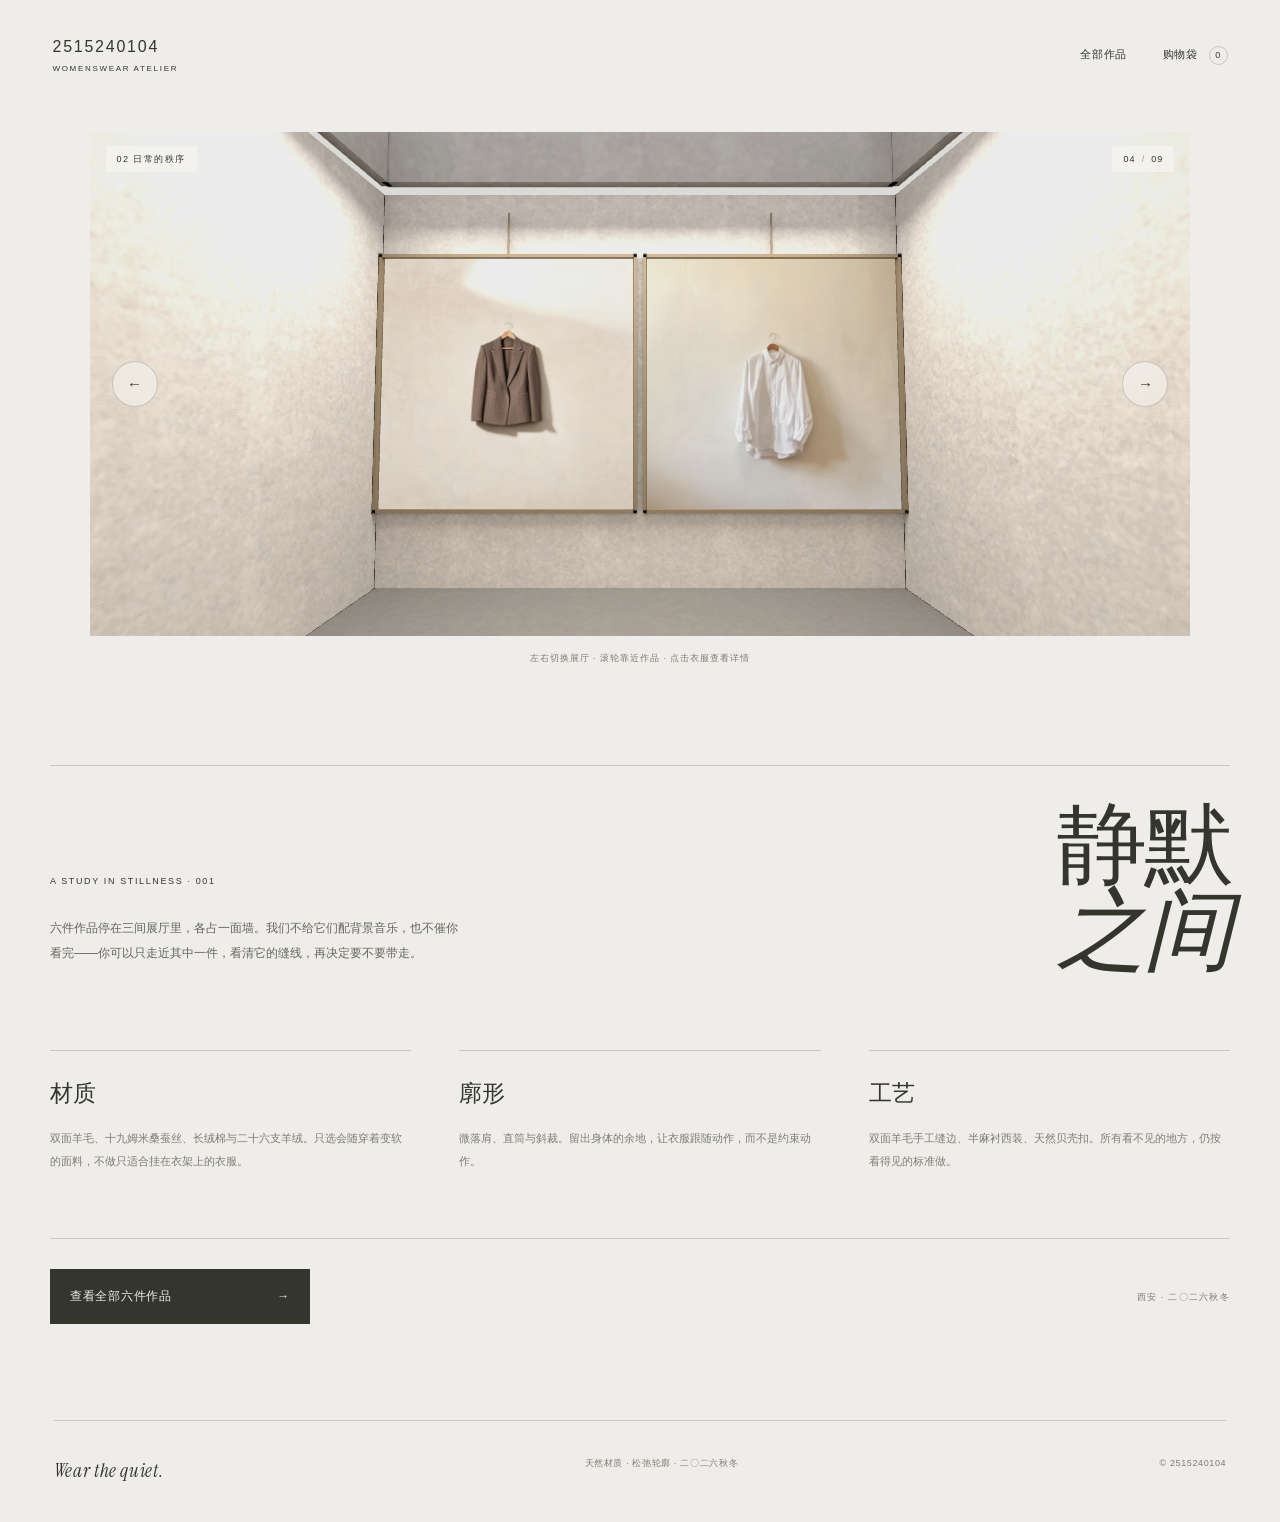
<file: index.html>
<!DOCTYPE html>
<html lang="zh-CN">
<head>
  <meta charset="UTF-8">
  <meta name="viewport" content="width=device-width, initial-scale=1.0">
  <meta name="theme-color" content="#efede9">
  <meta name="description" content="2515240104 · 静默之间。三间展厅、六件作品，用左右与滚轮逐一查看。">
  <title>2515240104 — 静默之间</title>
  <link rel="stylesheet" href="css/reset.css">
  <link rel="stylesheet" href="css/style.css">
</head>
<body>
  <script>document.documentElement.classList.add('js');</script>
  <div class="loader" id="loader" role="status" aria-live="polite">
    <div class="loader__mark">2515240104<span>ATELIER · 2026</span></div>
    <p class="loader__poem">The quiet between<br><em>light and cloth.</em></p>
    <p class="loader__caption">光与布料之间，留一处安静。</p>
    <div class="loader__track"><span id="loadBar"></span></div>
    <span class="loader__number" id="loadPercent">0%</span>
  </div>

  <header class="site-header">
    <a class="wordmark" href="index.html">2515240104<span>WOMENSWEAR ATELIER</span></a>
    <nav class="header-nav" aria-label="主导航">
      <a href="products.html">全部作品</a>
      <a class="bag-link" href="cart.html">购物袋 <span data-bag-count>0</span></a>
    </nav>
  </header>

  <main>
    <section class="stage-section" aria-label="作品展厅">
      <figure class="stage-figure">
        <div class="stage" id="stage">
          <div id="scene" class="scene" role="img" aria-label="浅色石灰墙展厅。左右切换展厅，滚轮靠近作品，点击衣服查看详情。">
            <noscript><img class="scene-fallback" src="img/coat-camel.jpg" alt="时光羊毛长大衣，浅驼色长款廓形"></noscript>
          </div>
          <div class="stage-veil" id="stageVeil" aria-hidden="true"></div>
          <div class="stage-top" aria-hidden="true">
            <span class="stage-room" id="stageRoom">01 柔软的轮廓</span>
          </div>
          <div class="stage-meter" aria-live="polite">
            <span id="shotIndex">04</span><i>/</i><span>09</span>
          </div>
          <button class="stage-arrow stage-arrow--prev" id="prevShot" type="button" aria-label="上一个展厅">←</button>
          <button class="stage-arrow stage-arrow--next" id="nextShot" type="button" aria-label="下一个展厅">→</button>
          <div class="stage-buy" id="stageBuy" hidden>
            <div class="stage-buy__info"><span id="buyName">作品</span><span id="buyPrice">¥0</span></div>
            <button class="stage-buy__add" id="buyAdd" type="button">加入购物袋 ＋</button>
            <a class="stage-buy__link" id="buyLink" href="product.html">细节 ↗</a>
          </div>
          <button class="stage-back" id="stageBack" type="button" hidden>← 退回门口</button>
        </div>
        <figcaption class="stage-hint" id="stageHint">左右切换展厅 · 滚轮靠近作品 · 点击衣服查看详情</figcaption>
      </figure>
    </section>

    <section class="editorial" aria-labelledby="editorialTitle">
      <div class="editorial-head">
        <div class="editorial-copy">
          <p class="eyebrow">A study in stillness · 001</p>
          <p class="editorial-lead">六件作品停在三间展厅里，各占一面墙。我们不给它们配背景音乐，也不催你看完——你可以只走近其中一件，看清它的缝线，再决定要不要带走。</p>
        </div>
        <h1 id="editorialTitle">静默<em>之间</em></h1>
      </div>
      <div class="editorial-grid">
        <article><h2>材质</h2><p>双面羊毛、十九姆米桑蚕丝、长绒棉与二十六支羊绒。只选会随穿着变软的面料，不做只适合挂在衣架上的衣服。</p></article>
        <article><h2>廓形</h2><p>微落肩、直筒与斜裁。留出身体的余地，让衣服跟随动作，而不是约束动作。</p></article>
        <article><h2>工艺</h2><p>双面羊毛手工缝边、半麻衬西装、天然贝壳扣。所有看不见的地方，仍按看得见的标准做。</p></article>
      </div>
      <div class="editorial-foot">
        <a class="button button--dark" href="products.html">查看全部六件作品 <span>→</span></a>
        <p>西安 · 二〇二六秋冬</p>
      </div>
    </section>
  </main>

  <footer class="site-footer"><span>Wear the quiet.</span><span>天然材质 · 松弛轮廓 · 二〇二六秋冬</span><span>© 2515240104</span></footer>

  <dialog class="product-drawer" id="productDrawer" aria-labelledby="drawerName">
    <button class="drawer-close" id="drawerClose" type="button" aria-label="关闭商品详情">×</button>
    <figure class="drawer-image"><img id="drawerImage" src="img/coat-camel.jpg" alt=""></figure>
    <div class="drawer-content"><p class="eyebrow" id="drawerRoom"></p><h2 id="drawerName"></h2><p class="drawer-price" id="drawerPrice"></p><p id="drawerDescription"></p>
      <label for="drawerSize">选择尺码</label><select id="drawerSize"><option>XS</option><option>S</option><option selected>M</option><option>L</option></select>
      <button class="button button--dark" id="drawerAdd" type="button">加入购物袋 <span>＋</span></button>
      <a class="text-link" id="drawerLink" href="product.html">查看作品细节 <span>↗</span></a>
    </div>
  </dialog>
  <div class="toast" id="toast" role="status" aria-live="polite"></div>
  <noscript><div class="noscript-note">虚拟展厅需要 JavaScript。你仍可浏览<a href="products.html">全部作品</a>，或<a href="cart.html">查看购物袋</a>。</div></noscript>
  <script src="js/lib/three.js"></script>
  <script src="js/lib/buffer-geometry-utils.js"></script>
  <script src="js/lib/gltf-loader.js"></script>
  <script src="js/main.js"></script>
  <script src="js/gallery.js"></script>
</body>
</html>
</file>
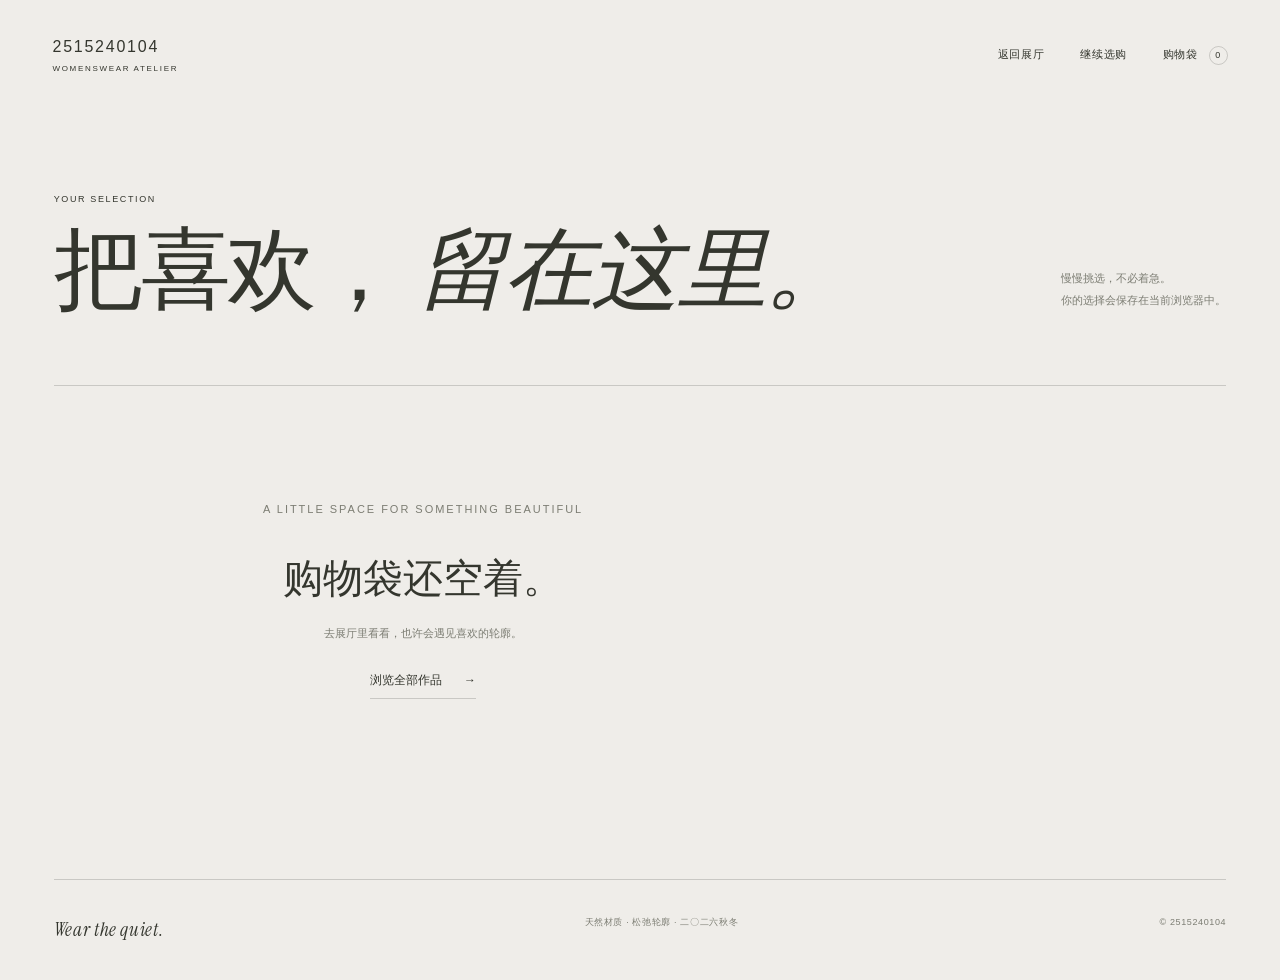
<file: cart.html>
<!DOCTYPE html>
<html lang="zh-CN">
<head><meta charset="UTF-8"><meta name="viewport" content="width=device-width, initial-scale=1.0"><meta name="theme-color" content="#efede9"><meta name="description" content="查看已选女装、调整数量与尺码 — 2515240104。"><title>购物袋 — 2515240104</title><link rel="stylesheet" href="css/reset.css"><link rel="stylesheet" href="css/style.css"></head>
<body>
  <header class="site-header"><a class="wordmark" href="index.html">2515240104<span>WOMENSWEAR ATELIER</span></a><nav class="header-nav" aria-label="主导航"><a href="index.html">返回展厅</a><a href="products.html">继续选购</a><a class="bag-link" href="cart.html" aria-current="page">购物袋 <span data-bag-count>0</span></a></nav></header>
  <main class="page-main"><section class="page-intro" aria-labelledby="cartTitle"><div><p class="eyebrow">Your selection</p><h1 id="cartTitle">把喜欢，<em>留在这里。</em></h1></div><p>慢慢挑选，不必着急。<br>你的选择会保存在当前浏览器中。</p></section><div class="cart-layout" id="cartLayout"><section aria-label="已选商品"><div class="cart-heading"><span>作品</span><span>数量 / 小计</span></div><div id="cartItems"></div></section><aside class="cart-summary" id="cartSummary"><h2>订单摘要</h2><div class="summary-row"><span>商品小计</span><span id="subtotal">¥0</span></div><div class="summary-row"><span>配送</span><span>免运费</span></div><div class="summary-row summary-row--total"><span>合计</span><strong id="total">¥0</strong></div><p class="summary-note">课程设计演示站点，不会收集个人信息，也不会发起真实支付。</p><button class="button button--dark" id="checkout" type="button">模拟结算 <span>→</span></button></aside></div></main>
  <footer class="site-footer"><span>Wear the quiet.</span><span>天然材质 · 松弛轮廓 · 二〇二六秋冬</span><span>© 2515240104</span></footer><div class="toast" id="toast" role="status" aria-live="polite"></div>
  <script src="js/main.js"></script><script src="js/cart.js"></script>
</body></html>
</file>
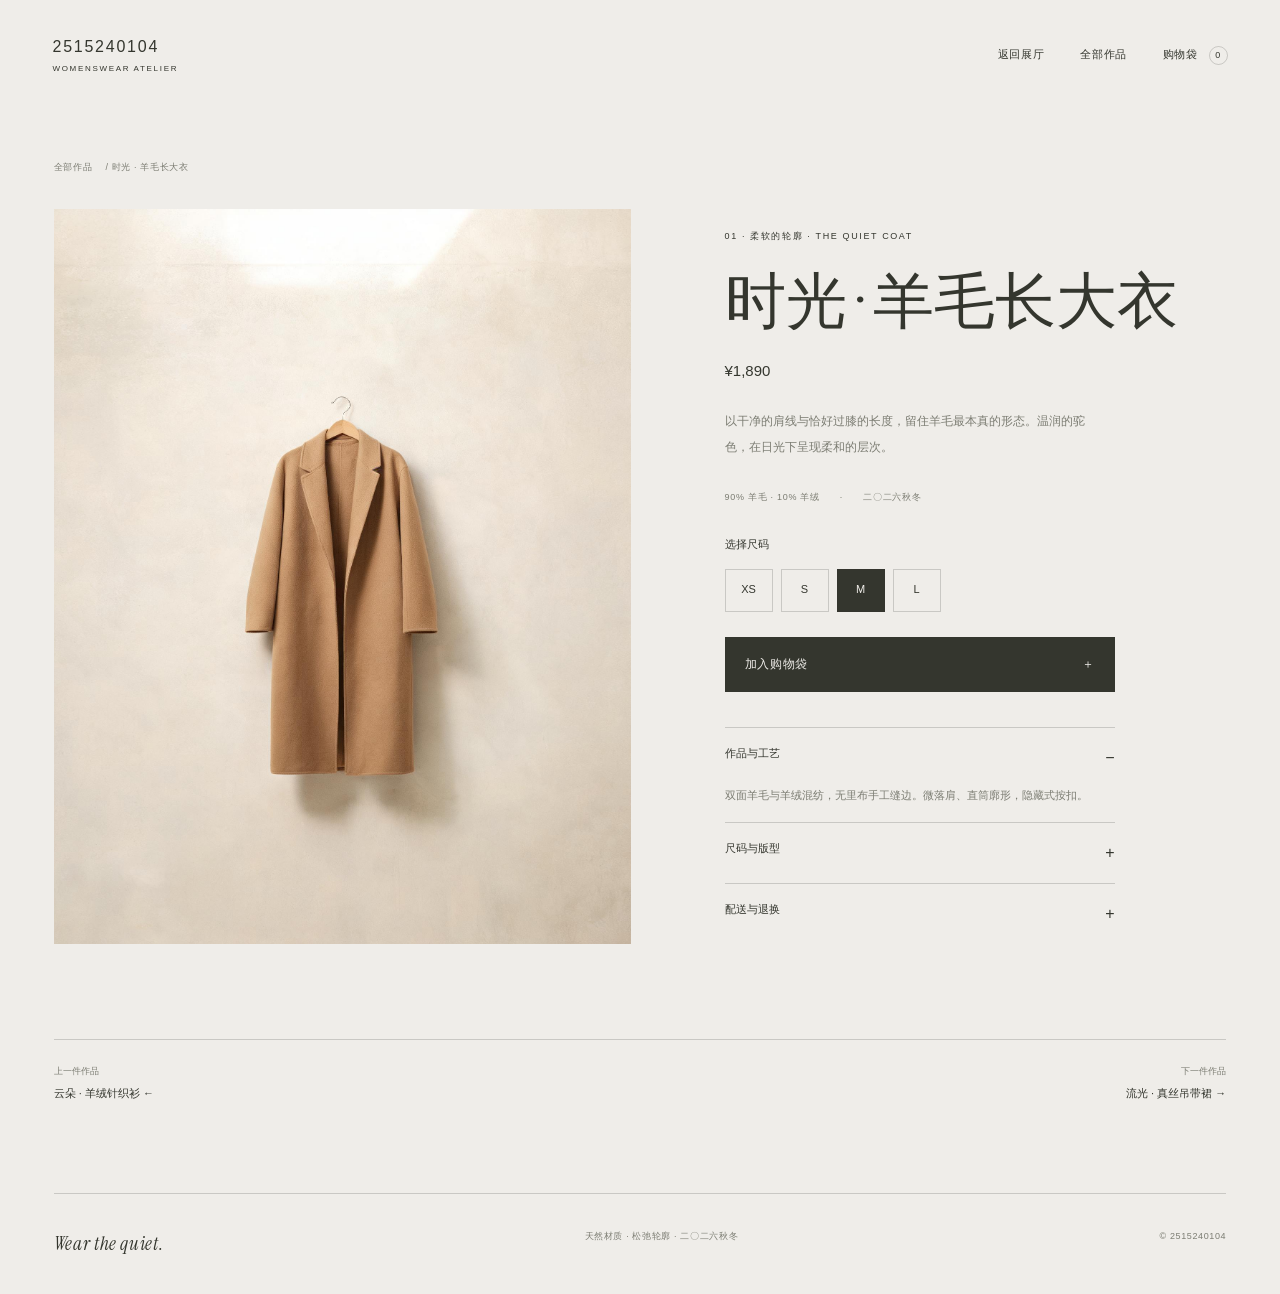
<file: product.html>
<!DOCTYPE html>
<html lang="zh-CN">
<head><meta charset="UTF-8"><meta name="viewport" content="width=device-width, initial-scale=1.0"><meta name="theme-color" content="#efede9"><meta name="description" content="女装作品细节、天然材质与尺码选择 — 2515240104。"><title>作品详情 — 2515240104</title><link rel="stylesheet" href="css/reset.css"><link rel="stylesheet" href="css/style.css"></head>
<body>
  <header class="site-header"><a class="wordmark" href="index.html">2515240104<span>WOMENSWEAR ATELIER</span></a><nav class="header-nav" aria-label="主导航"><a href="index.html">返回展厅</a><a href="products.html">全部作品</a><a class="bag-link" href="cart.html">购物袋 <span data-bag-count>0</span></a></nav></header>
  <main class="page-main"><nav class="breadcrumb" aria-label="面包屑"><a href="products.html">全部作品</a> / <span id="breadcrumbName">作品详情</span></nav>
    <article class="detail-layout"><figure class="detail-image"><img id="productImage" src="img/coat-camel.jpg" alt=""></figure><section class="detail-info" aria-labelledby="productName"><p class="eyebrow" id="productRoom"></p><h1 id="productName"></h1><p class="price" id="productPrice"></p><p class="detail-description" id="productDescription"></p><div class="detail-meta"><span id="productMaterial"></span><span>二〇二六秋冬</span></div><fieldset class="size-fieldset"><legend>选择尺码</legend><div class="size-options"><label class="size-option"><input type="radio" name="size" value="XS"><span>XS</span></label><label class="size-option"><input type="radio" name="size" value="S"><span>S</span></label><label class="size-option"><input type="radio" name="size" value="M" checked><span>M</span></label><label class="size-option"><input type="radio" name="size" value="L"><span>L</span></label></div></fieldset><button class="button button--dark" id="addToBag" type="button">加入购物袋 <span>＋</span></button><div class="detail-accordions"><details open><summary>作品与工艺</summary><p id="productDetail"></p></details><details><summary>尺码与版型</summary><p>常规尺码，轮廓保留适度松量。XS 适合 155/80A，S 适合 160/84A，M 适合 165/88A，L 适合 170/92A。介于两个尺码之间时，建议选择较小码。</p></details><details><summary>配送与退换</summary><p>本网站为课程设计演示，不产生真实交易。页面展示的配送、退换说明仅用于交互设计展示。</p></details></div></section></article>
    <nav class="detail-navigation" aria-label="浏览其他作品"><a id="previousProduct" href="products.html"><small>上一件作品</small><span>←</span></a><a id="nextProduct" href="products.html"><small>下一件作品</small><span>→</span></a></nav>
  </main><footer class="site-footer"><span>Wear the quiet.</span><span>天然材质 · 松弛轮廓 · 二〇二六秋冬</span><span>© 2515240104</span></footer><div class="toast" id="toast" role="status" aria-live="polite"></div>
  <script src="js/main.js"></script><script src="js/product.js"></script>
</body></html>
</file>
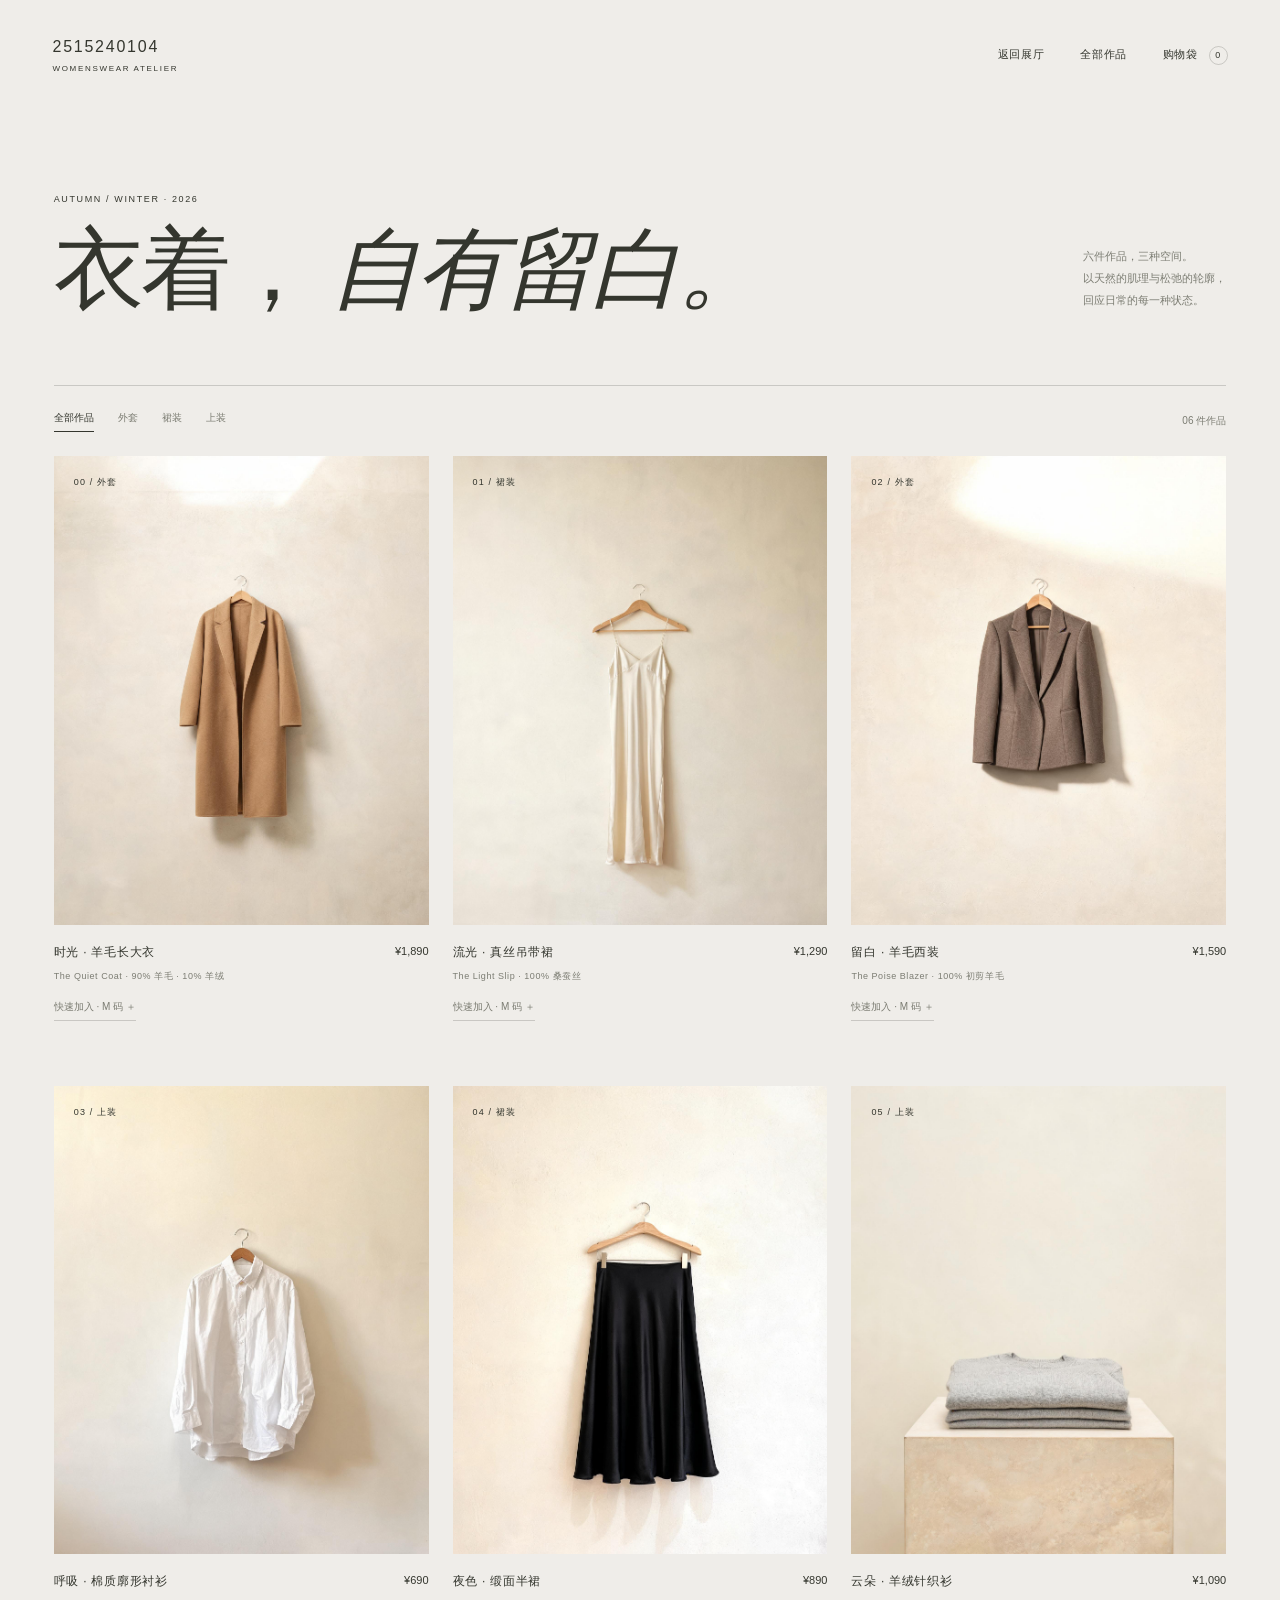
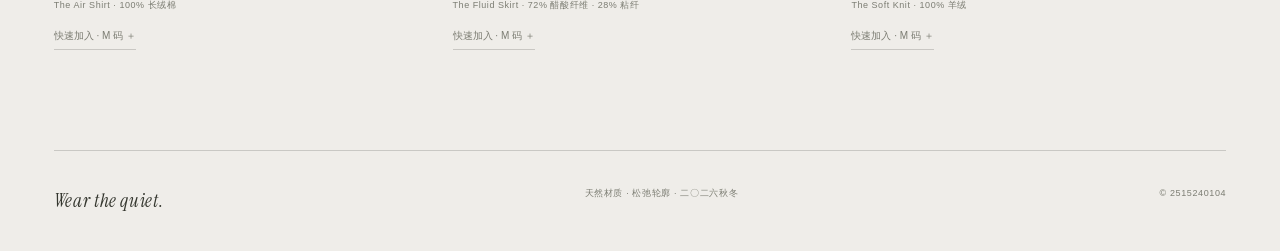
<file: products.html>
<!DOCTYPE html>
<html lang="zh-CN">
<head>
  <meta charset="UTF-8"><meta name="viewport" content="width=device-width, initial-scale=1.0">
  <meta name="theme-color" content="#efede9"><meta name="description" content="浏览 2515240104 二〇二六秋冬女装系列：羊毛、真丝、棉与羊绒。">
  <title>全部作品 — 2515240104</title><link rel="stylesheet" href="css/reset.css"><link rel="stylesheet" href="css/style.css">
</head>
<body>
  <header class="site-header"><a class="wordmark" href="index.html">2515240104<span>WOMENSWEAR ATELIER</span></a><nav class="header-nav" aria-label="主导航"><a href="index.html">返回展厅</a><a href="products.html" aria-current="page">全部作品</a><a class="bag-link" href="cart.html">购物袋 <span data-bag-count>0</span></a></nav></header>
  <main class="page-main">
    <section class="page-intro" aria-labelledby="collectionTitle"><div><p class="eyebrow">Autumn / Winter · 2026</p><h1 id="collectionTitle">衣着，<em>自有留白。</em></h1></div><p>六件作品，三种空间。<br>以天然的肌理与松弛的轮廓，<br>回应日常的每一种状态。</p></section>
    <section aria-label="系列商品"><div class="collection-toolbar"><div class="filters" role="group" aria-label="按类别筛选"><button class="filter-button is-active" type="button" data-filter="全部" aria-pressed="true">全部作品</button><button class="filter-button" type="button" data-filter="外套" aria-pressed="false">外套</button><button class="filter-button" type="button" data-filter="裙装" aria-pressed="false">裙装</button><button class="filter-button" type="button" data-filter="上装" aria-pressed="false">上装</button></div><span id="productCount">06 件作品</span></div><div class="product-grid" id="productGrid"></div>
      <noscript><div class="product-grid product-grid--static"><article class="product-card"><a class="product-card__image" href="product.html?id=coat-camel"><img src="img/coat-camel.jpg" alt="时光 · 羊毛长大衣，驼色长款廓形" loading="lazy"><span class="product-card__number">00 / 外套</span></a><div class="product-card__body"><div><h2><a href="product.html?id=coat-camel">时光 · 羊毛长大衣</a></h2><p class="product-card__subtitle">The Quiet Coat · 90% 羊毛 · 10% 羊绒</p></div><p class="product-card__price">¥1,890</p></div></article><article class="product-card"><a class="product-card__image" href="product.html?id=dress-ivory"><img src="img/dress-ivory.jpg" alt="流光 · 真丝吊带裙，象牙白斜裁轮廓" loading="lazy"><span class="product-card__number">01 / 裙装</span></a><div class="product-card__body"><div><h2><a href="product.html?id=dress-ivory">流光 · 真丝吊带裙</a></h2><p class="product-card__subtitle">The Light Slip · 100% 桑蚕丝</p></div><p class="product-card__price">¥1,290</p></div></article><article class="product-card"><a class="product-card__image" href="product.html?id=blazer-taupe"><img src="img/blazer-taupe.jpg" alt="留白 · 羊毛西装，灰褐色精裁上衣" loading="lazy"><span class="product-card__number">02 / 外套</span></a><div class="product-card__body"><div><h2><a href="product.html?id=blazer-taupe">留白 · 羊毛西装</a></h2><p class="product-card__subtitle">The Poise Blazer · 100% 初剪羊毛</p></div><p class="product-card__price">¥1,590</p></div></article><article class="product-card"><a class="product-card__image" href="product.html?id=shirt-white"><img src="img/shirt-white.jpg" alt="呼吸 · 棉质廓形衬衫，白色宽松剪裁" loading="lazy"><span class="product-card__number">03 / 上装</span></a><div class="product-card__body"><div><h2><a href="product.html?id=shirt-white">呼吸 · 棉质廓形衬衫</a></h2><p class="product-card__subtitle">The Air Shirt · 100% 长绒棉</p></div><p class="product-card__price">¥690</p></div></article><article class="product-card"><a class="product-card__image" href="product.html?id=skirt-black"><img src="img/skirt-black.jpg" alt="夜色 · 缎面半裙，黑色及踝长裙" loading="lazy"><span class="product-card__number">04 / 裙装</span></a><div class="product-card__body"><div><h2><a href="product.html?id=skirt-black">夜色 · 缎面半裙</a></h2><p class="product-card__subtitle">The Fluid Skirt · 72% 醋酸纤维 · 28% 粘纤</p></div><p class="product-card__price">¥890</p></div></article><article class="product-card"><a class="product-card__image" href="product.html?id=knit-grey"><img src="img/knit-grey.jpg" alt="云朵 · 羊绒针织衫，雾灰色圆领" loading="lazy"><span class="product-card__number">05 / 上装</span></a><div class="product-card__body"><div><h2><a href="product.html?id=knit-grey">云朵 · 羊绒针织衫</a></h2><p class="product-card__subtitle">The Soft Knit · 100% 羊绒</p></div><p class="product-card__price">¥1,090</p></div></article></div></noscript></section>
  </main>
  <footer class="site-footer"><span>Wear the quiet.</span><span>天然材质 · 松弛轮廓 · 二〇二六秋冬</span><span>© 2515240104</span></footer><div class="toast" id="toast" role="status" aria-live="polite"></div>
  <script src="js/main.js"></script><script src="js/products.js"></script>
</body>
</html>
</file>
<file: css/style.css>
@font-face{font-family:Instrument;src:url('[data-uri]') format('woff2');font-style:normal;font-weight:400;font-display:swap}
@font-face{font-family:Instrument;src:url('[data-uri]') format('woff2');font-style:italic;font-weight:400;font-display:swap}
:root{--paper:#efede9;--paper-light:#f6f4f0;--ink:#34362e;--muted:#7c7d73;--line:rgba(52,54,46,.2);--olive:#626b53;--serif:Instrument,'Songti SC','STSong',serif;--sans:'Helvetica Neue','PingFang SC','Microsoft YaHei',sans-serif;--ease:cubic-bezier(.22,1,.36,1);--scene-exposure:.9;--scene-contrast:1.06}
html{background:var(--paper);color:var(--ink);font-family:var(--sans);font-size:13px}body{min-width:320px}button,a,select{-webkit-tap-highlight-color:transparent}button:focus-visible,a:focus-visible,select:focus-visible{outline:1px solid var(--ink);outline-offset:6px}button{color:inherit}a{transition:opacity .25s}a:hover{opacity:.6}::selection{background:#d4d6c7}em{font-weight:400}[hidden]{display:none!important}
.site-header{position:relative;z-index:20;display:flex;align-items:center;justify-content:space-between;height:110px;padding:0 4.1%;gap:32px}.wordmark{font-size:16px;font-weight:500;letter-spacing:.11em;line-height:1.4}.wordmark>span{display:block;font-size:8px;font-weight:400;letter-spacing:.21em;margin-top:5px}.header-nav{display:flex;gap:36px;font-size:11px;letter-spacing:.06em}.bag-link>span{display:inline-flex;justify-content:center;align-items:center;margin-left:7px;width:19px;height:19px;border:1px solid var(--line);border-radius:50%;font-size:9px}.text-button{font-size:11px;letter-spacing:.06em;padding:8px 0}.eyebrow{font-size:9px;text-transform:uppercase;letter-spacing:.18em;line-height:1.6}.button{display:flex;justify-content:space-between;align-items:center;padding:18px 20px;letter-spacing:.06em;font-size:12px;transition:background .25s,transform .25s}.button:hover{transform:translateY(-2px)}.button--dark{background:var(--ink);color:var(--paper)}.button--dark:hover{background:#505345}.text-link{display:inline-flex;align-items:center;gap:22px;border-bottom:1px solid var(--line);padding-bottom:8px;font-size:11px}
.stage-section{padding:22px 0 0}
.stage-figure{margin:0;display:flex;flex-direction:column;align-items:center;gap:15px}
.stage{position:relative;width:min(1180px,86vw);height:min(620px,56svh);margin:0 auto;overflow:hidden;background:var(--paper-light);isolation:isolate;transition:width .85s var(--ease),height .85s var(--ease)}
body.is-live .stage{width:100%;height:86svh}
.scene{position:absolute;inset:0;cursor:pointer;touch-action:pan-y}
.scene canvas{display:block;width:100%;height:100%;filter:brightness(var(--scene-exposure)) contrast(var(--scene-contrast)) saturate(.96)}
.scene-fallback{width:100%;height:100%;object-fit:cover;object-position:center 38%}
.stage-veil{position:absolute;inset:0;background:var(--paper);opacity:0;pointer-events:none;will-change:opacity}
.stage-top{position:absolute;left:16px;top:14px;padding:6px 11px;font-size:9px;letter-spacing:.16em;color:var(--ink);background:rgba(246,244,240,.72);backdrop-filter:blur(6px);pointer-events:none}
.stage-meter{position:absolute;right:16px;top:14px;display:flex;align-items:baseline;gap:6px;padding:6px 11px;font-size:9px;letter-spacing:.12em;color:var(--ink);background:rgba(246,244,240,.72);backdrop-filter:blur(6px);pointer-events:none}
.stage-meter i{font-style:normal;opacity:.45}
.stage-arrow{position:absolute;top:50%;transform:translateY(-50%);width:46px;height:46px;display:grid;place-items:center;font-size:15px;border:1px solid rgba(52,54,46,.2);border-radius:50%;background:rgba(246,244,240,.6);backdrop-filter:blur(8px);transition:background .3s var(--ease),transform .3s var(--ease)}
.stage-arrow:hover{background:rgba(246,244,240,.95);transform:translateY(-50%) scale(1.05)}
.stage-arrow--prev{left:22px}
.stage-arrow--next{right:22px}
.stage-buy{position:absolute;right:24px;bottom:24px;display:flex;align-items:center;gap:22px;padding:13px 18px 13px 24px;background:rgba(246,244,240,.9);backdrop-filter:blur(12px);box-shadow:0 14px 44px #34362e12;white-space:nowrap}
.stage-buy__info{display:flex;align-items:baseline;gap:12px}
.stage-buy__info span:first-child{font-size:11px;letter-spacing:.04em}
.stage-buy__info span:last-child{font-size:10px;color:var(--muted)}
.stage-buy__add{background:var(--ink);color:var(--paper);padding:11px 18px;font-size:10px;letter-spacing:.08em;transition:background .25s}
.stage-buy__add:hover{background:#505345}
.stage-buy__link{font-size:10px;letter-spacing:.04em;border-bottom:1px solid var(--line);padding-bottom:2px}
.stage-back{position:absolute;left:24px;bottom:26px;font-size:10px;letter-spacing:.06em;border-bottom:1px solid var(--line);padding-bottom:3px}
.stage-hint{margin:0;font-size:9px;letter-spacing:.11em;color:var(--muted);text-align:center}
.stage-hint a{border-bottom:1px solid var(--line)}
.editorial{max-width:1180px;margin:0 auto;padding:100px 0 96px}
.editorial-head{display:grid;grid-template-columns:1fr auto;gap:8%;align-items:end;border-top:1px solid var(--line);padding-top:36px}.editorial-copy{max-width:36em}.editorial-copy .eyebrow{margin-bottom:28px}
.editorial-head h1{font-family:var(--serif);font-weight:400;font-size:clamp(62px,7vw,116px);line-height:.96;letter-spacing:-.04em;margin:0;text-align:right}
.editorial-head h1 em{display:block;padding-left:.42em}
.editorial-lead{font-size:12px;line-height:2.1;color:#63655b;margin:0 0 8px;max-width:34em}
.editorial-grid{display:grid;grid-template-columns:repeat(3,1fr);gap:48px;margin:76px 0 66px}
.editorial-grid article{border-top:1px solid var(--line);padding-top:24px}
.editorial-grid h2{font-family:var(--serif);font-weight:400;font-size:23px;margin-bottom:15px}
.editorial-grid p{font-size:11px;line-height:2.05;color:var(--muted)}
.editorial-foot{display:flex;justify-content:space-between;align-items:center;border-top:1px solid var(--line);padding-top:30px;gap:20px}
.editorial-foot .button{min-width:260px}
.editorial-foot p{font-size:9px;letter-spacing:.14em;color:var(--muted)}
.loader{display:none}.js .loader{position:fixed;inset:0;z-index:100;background:var(--paper);display:flex;flex-direction:column;align-items:center;justify-content:center;transition:opacity 1s var(--ease),visibility 1s}.loader.is-done{opacity:0;visibility:hidden;pointer-events:none}.loader__mark{position:absolute;top:42px;left:4.2%;font-size:14px;letter-spacing:.13em}.loader__mark>span{display:block;font-size:7px;margin-top:6px;letter-spacing:.2em}.loader__poem{font-family:var(--serif);font-size:clamp(32px,4.2vw,64px);text-align:center;line-height:1.08;letter-spacing:-.025em}.loader__poem em{font-size:1.1em}.loader__caption{margin-top:23px;color:var(--muted);font-size:10px;letter-spacing:.19em}.loader__track{position:absolute;left:14%;right:14%;bottom:49px;height:1px;background:var(--line)}.loader__track span{display:block;height:100%;width:0;background:var(--ink);transition:width .35s}.loader__number{position:absolute;bottom:64px;font-size:9px;font-variant-numeric:tabular-nums;letter-spacing:.1em}
html:not(.js) .stage-arrow,html:not(.js) .stage-back,html:not(.js) .stage-buy{display:none}
.product-drawer{padding:0;border:0;background:var(--paper-light);color:var(--ink);position:fixed;inset:0 0 0 auto;margin:0;width:min(490px,100%);height:100%;max-height:none;overflow:auto;box-shadow:-20px 0 90px #34362e1a}.product-drawer[open]{animation:drawer-in .65s var(--ease)}.product-drawer::backdrop{background:rgba(43,43,37,.16);backdrop-filter:blur(5px)}.drawer-close{position:absolute;top:20px;right:23px;z-index:2;font-size:24px;font-weight:300}.drawer-image{height:47%;overflow:hidden;background:#e6e2d9}.drawer-image img{width:100%;height:100%;object-fit:cover}.drawer-content{padding:32px 42px}.drawer-content h2{font-family:var(--serif);font-size:38px;font-weight:400;line-height:1.15;margin:13px 0}.drawer-price{font-size:13px;margin:15px 0 23px}.drawer-content>p:not(.eyebrow):not(.drawer-price){font-size:11px;line-height:1.95;color:var(--muted)}.drawer-content label{display:block;font-size:10px;margin:26px 0 8px}.drawer-content select{display:block;width:100%;padding:11px 8px;border:0;border-bottom:1px solid var(--line);border-radius:0;background:transparent;font-size:11px;margin-bottom:25px}.drawer-content .button{width:100%}.drawer-content .text-link{margin-top:20px}.toast{position:fixed;left:50%;bottom:80px;transform:translate(-50%,10px);opacity:0;z-index:80;pointer-events:none;background:var(--ink);color:var(--paper);padding:13px 25px;font-size:11px;letter-spacing:.04em;transition:opacity .3s,transform .3s}.toast.is-visible{opacity:1;transform:translate(-50%,0)}.noscript-note{position:fixed;bottom:0;left:0;right:0;padding:20px;z-index:100;background:var(--paper);text-align:center}.noscript-note a{text-decoration:underline;margin:0 5px}
.page-main{padding:30px 4.2% 0;max-width:1800px;margin:0 auto}.page-intro{display:flex;justify-content:space-between;align-items:flex-end;padding:52px 0 68px;border-bottom:1px solid var(--line);gap:25px}.page-intro h1{font-family:var(--serif);font-size:clamp(60px,7vw,110px);font-weight:400;letter-spacing:-.035em;line-height:1.05;margin-top:17px}.page-intro h1 em{margin-left:.18em}.page-intro>p{font-size:11px;color:var(--muted);line-height:2;max-width:230px;padding-bottom:6px}.collection-toolbar{display:flex;justify-content:space-between;align-items:center;padding:24px 0;font-size:10px;color:var(--muted)}.filters{display:flex;gap:24px}.filter-button{font-size:10px;color:var(--muted);padding-bottom:5px;border-bottom:1px solid transparent}.filter-button.is-active{color:var(--ink);border-color:var(--ink)}.product-grid{display:grid;grid-template-columns:repeat(3,1fr);gap:65px 24px;padding-bottom:100px}.product-card{min-width:0;animation:card-in .7s var(--ease) both}.product-card__image{display:block;position:relative;overflow:hidden;aspect-ratio:4/5;background:#e5e1d7}.product-card__image img{width:100%;height:100%;object-fit:cover;transition:transform 1s var(--ease)}.product-card__image:hover img{transform:scale(1.035)}.product-card__number{position:absolute;top:19px;left:20px;font-size:9px;letter-spacing:.13em}.product-card__view{position:absolute;bottom:20px;right:18px;display:grid;place-items:center;width:34px;height:34px;border-radius:50%;background:var(--paper-light);opacity:0;transform:translateY(6px);transition:opacity .3s,transform .3s;font-size:17px}.product-card__image:hover .product-card__view{opacity:1;transform:none}.product-card__body{display:flex;justify-content:space-between;padding-top:18px;gap:15px}.product-card h2{font-size:12px;font-weight:400;letter-spacing:.06em}.product-card h2 a:hover{opacity:.6}.product-card__subtitle{font-size:9px;color:var(--muted);letter-spacing:.06em;margin-top:7px}.product-card__price{font-size:11px;white-space:nowrap}.product-card__add{font-size:10px;color:var(--muted);margin-top:15px;padding:0 0 5px;border-bottom:1px solid var(--line)}.site-footer{display:flex;justify-content:space-between;border-top:1px solid var(--line);margin:0 4.2%;padding:35px 0;color:var(--muted);font-size:9px;letter-spacing:.07em}.site-footer span:first-child{font-family:var(--serif);font-size:19px;font-style:italic;color:var(--ink)}
.breadcrumb{font-size:9px;color:var(--muted);letter-spacing:.07em;margin:20px 0 35px}.breadcrumb a{margin-right:10px}.detail-layout{display:grid;grid-template-columns:1.15fr 1fr;gap:8%;padding-bottom:95px}.detail-image{min-height:590px;background:#e5e1d7;overflow:hidden}.detail-image img{width:100%;height:100%;object-fit:cover}.detail-info{padding:20px 4% 0 0}.detail-info h1{font-family:var(--serif);font-weight:400;font-size:clamp(46px,4.8vw,74px);line-height:1.1;margin:24px 0}.detail-info .price{font-size:15px;margin-bottom:26px}.detail-description{font-size:12px;line-height:2.1;color:var(--muted);max-width:370px}.detail-meta{display:flex;gap:20px;font-size:9px;letter-spacing:.08em;color:var(--muted);margin:30px 0}.detail-meta span+span:before{content:'·';margin-right:20px}.size-fieldset{border:0;margin:32px 0 25px}.size-fieldset legend{font-size:11px;margin-bottom:15px}.size-options{display:flex;gap:8px}.size-option{position:relative}.size-option input{position:absolute;opacity:0}.size-option span{display:grid;place-items:center;width:48px;height:43px;border:1px solid var(--line);font-size:11px;cursor:pointer;transition:background .25s}.size-option input:checked+span{background:var(--ink);color:var(--paper)}.size-option input:focus-visible+span{outline:1px solid var(--ink);outline-offset:4px}.detail-info>.button{width:100%;max-width:390px}.detail-accordions{margin-top:35px;max-width:390px}.detail-accordions details{border-top:1px solid var(--line);padding:17px 0}.detail-accordions summary{cursor:pointer;font-size:11px;display:flex;justify-content:space-between;list-style:none}.detail-accordions summary:after{content:'+';font-size:16px}.detail-accordions details[open] summary:after{content:'−'}.detail-accordions details p{margin-top:14px;font-size:11px;line-height:1.9;color:var(--muted)}.detail-navigation{display:flex;justify-content:space-between;gap:20px;border-top:1px solid var(--line);padding-top:24px;margin-bottom:90px;font-size:11px}.detail-navigation a:last-child{text-align:right}.detail-navigation small{display:block;color:var(--muted);font-size:9px;margin-bottom:7px}
.cart-layout{display:grid;grid-template-columns:1fr 340px;gap:8%;padding:45px 0 110px}.cart-heading{display:flex;justify-content:space-between;padding-bottom:18px;border-bottom:1px solid var(--ink);font-size:10px;color:var(--muted)}.cart-item{display:grid;grid-template-columns:115px 1fr auto;gap:25px;padding:27px 0;border-bottom:1px solid var(--line)}.cart-item__image{width:115px;height:145px;object-fit:cover;background:#e5e1d7}.cart-item h2{font-size:13px;font-weight:400;margin:5px 0 10px}.cart-item__meta{font-size:10px;color:var(--muted);line-height:1.9}.cart-item__remove{font-size:9px;color:var(--muted);margin-top:15px;border-bottom:1px solid var(--line);padding-bottom:3px}.cart-item__end{text-align:right;display:flex;flex-direction:column;justify-content:space-between}.cart-item__price{font-size:12px}.quantity{display:flex;align-items:center;gap:16px;font-size:11px}.quantity button{font-size:16px;width:20px;height:25px}.cart-summary{background:#e8e6df;padding:28px;align-self:start;position:sticky;top:25px}.cart-summary h2{font-family:var(--serif);font-size:28px;font-weight:400;margin-bottom:27px}.summary-row{display:flex;justify-content:space-between;font-size:11px;padding:12px 0}.summary-row--total{border-top:1px solid var(--line);margin-top:12px;padding:22px 0;font-size:13px}.summary-note{font-size:10px;color:var(--muted);line-height:1.8;margin:18px 0 24px}.cart-summary .button{width:100%}.cart-empty{padding:70px 0;text-align:center}.cart-empty h2{font-family:var(--serif);font-size:40px;font-weight:400;margin-bottom:15px}.cart-empty p{font-size:11px;color:var(--muted);margin-bottom:27px}.cart-empty .text-link{font-size:12px}.checkout-success{text-align:center;padding:75px 0;grid-column:1/-1}.checkout-success h2{font-family:var(--serif);font-size:48px;font-weight:400;margin:18px}.checkout-success p{font-size:12px;line-height:2;color:var(--muted);margin-bottom:27px}
@keyframes drawer-in{from{transform:translateX(100%)}to{transform:translateX(0)}}@keyframes card-in{from{opacity:0;transform:translateY(20px)}to{opacity:1;transform:none}}
@media(min-width:1700px){.editorial{max-width:1360px}}@media(max-width:900px){.site-header{height:90px}.header-nav{gap:20px}.stage{height:min(520px,52svh)}.stage-section{padding:14px 0 0}.editorial{padding:72px 0 70px;padding-left:4.2%;padding-right:4.2%}.editorial-head{display:flex;flex-direction:column-reverse;gap:34px}.editorial-head h1{text-align:left}.editorial-lead{margin-top:26px}.editorial-grid{grid-template-columns:1fr;gap:34px;margin:52px 0 46px}.editorial-foot{flex-direction:column;align-items:flex-start;gap:18px}.editorial-foot .button{min-width:0;width:100%}.product-grid{grid-template-columns:repeat(2,1fr)}.detail-layout{gap:5%}.detail-image{min-height:480px}.cart-layout{grid-template-columns:1fr 280px;gap:5%}.cart-item{grid-template-columns:85px 1fr auto;gap:17px}.cart-item__image{width:85px;height:115px}.cart-summary{padding:22px}}
@media(max-width:600px){.site-header{height:80px;padding:0 6%;gap:15px}.wordmark{font-size:13px}.wordmark>span{font-size:6px}.header-nav>a:first-child{display:none}.header-nav{font-size:10px}.bag-link>span{width:17px;height:17px}.stage-section{padding:6px 0 0}.stage{width:92vw;height:56svh}body.is-live .stage{height:76svh}.stage-top{left:14px;top:12px;font-size:8px}.stage-meter{right:14px;top:11px;font-size:8px}.stage-arrow{width:38px;height:38px;font-size:13px}.stage-arrow--prev{left:10px}.stage-arrow--next{right:10px}.stage-buy{left:12px;right:12px;bottom:12px;gap:12px;padding:10px 12px}.stage-buy__info{flex-direction:column;gap:2px}.stage-buy__info span:first-child{font-size:10px}.stage-buy__info span:last-child{font-size:9px}.stage-buy__add{padding:9px 12px;font-size:9px;margin-left:auto}.stage-buy__link{display:none}.stage-back{left:14px;bottom:auto;top:38px;font-size:9px}.stage-hint{font-size:8px;letter-spacing:.06em;padding:0 6%}.editorial{padding:56px 6% 50px}.editorial-head h1{font-size:62px}.editorial-lead{font-size:11px;line-height:2}.editorial-grid{margin:42px 0 40px;gap:28px}.editorial-grid h2{font-size:20px}.gallery-footer{left:6%;right:6%;font-size:7px;bottom:19px}.gallery-footer>span:nth-child(2){display:none}.loader__track{left:8%;right:8%}.loader__poem{font-size:36px}.loader__mark{left:6%}.product-drawer{width:100%}.drawer-image{height:43%}.drawer-content{padding:28px 32px}.drawer-content h2{font-size:35px}.toast{bottom:70px;font-size:10px;width:max-content;max-width:90%;text-align:center}.page-main{padding:10px 6% 0}.page-intro{display:block;padding:45px 0 35px}.page-intro h1{font-size:64px}.page-intro>p{margin-top:24px;max-width:100%;font-size:10px}.collection-toolbar{padding:20px 0}.filters{gap:15px}.filter-button{font-size:9px}.product-grid{gap:35px 13px;padding-bottom:65px}.product-card__body{display:block;padding-top:13px}.product-card h2{font-size:10px;letter-spacing:.02em}.product-card__subtitle{font-size:8px}.product-card__price{display:block;margin-top:9px;font-size:10px}.product-card__number{top:12px;left:12px;font-size:8px}.product-card__view{display:none}.product-card__add{font-size:9px;margin-top:12px}.site-footer{margin:0 6%;font-size:8px}.site-footer span:first-child{font-size:16px}.detail-layout{display:block;padding-bottom:50px}.detail-image{min-height:0;aspect-ratio:1/1.18;margin:0 -6.8%}.detail-info{padding:35px 0 0}.detail-info h1{font-size:48px}.detail-description{max-width:none}.detail-info>.button,.detail-accordions{max-width:none}.detail-navigation{margin-bottom:60px}.cart-layout{display:block;padding-top:15px}.cart-item{grid-template-columns:85px 1fr;gap:17px}.cart-item__end{grid-column:2;flex-direction:row-reverse;align-items:center;margin-top:-4px}.cart-summary{position:static;margin-top:35px}.cart-empty{padding:60px 0}.cart-empty h2{font-size:36px}.checkout-success h2{font-size:39px}}
@media(prefers-reduced-motion:reduce){html{scroll-behavior:auto}*,*:before,*:after{animation-duration:.01ms!important;transition-duration:.01ms!important;scroll-behavior:auto!important}}
</file>
